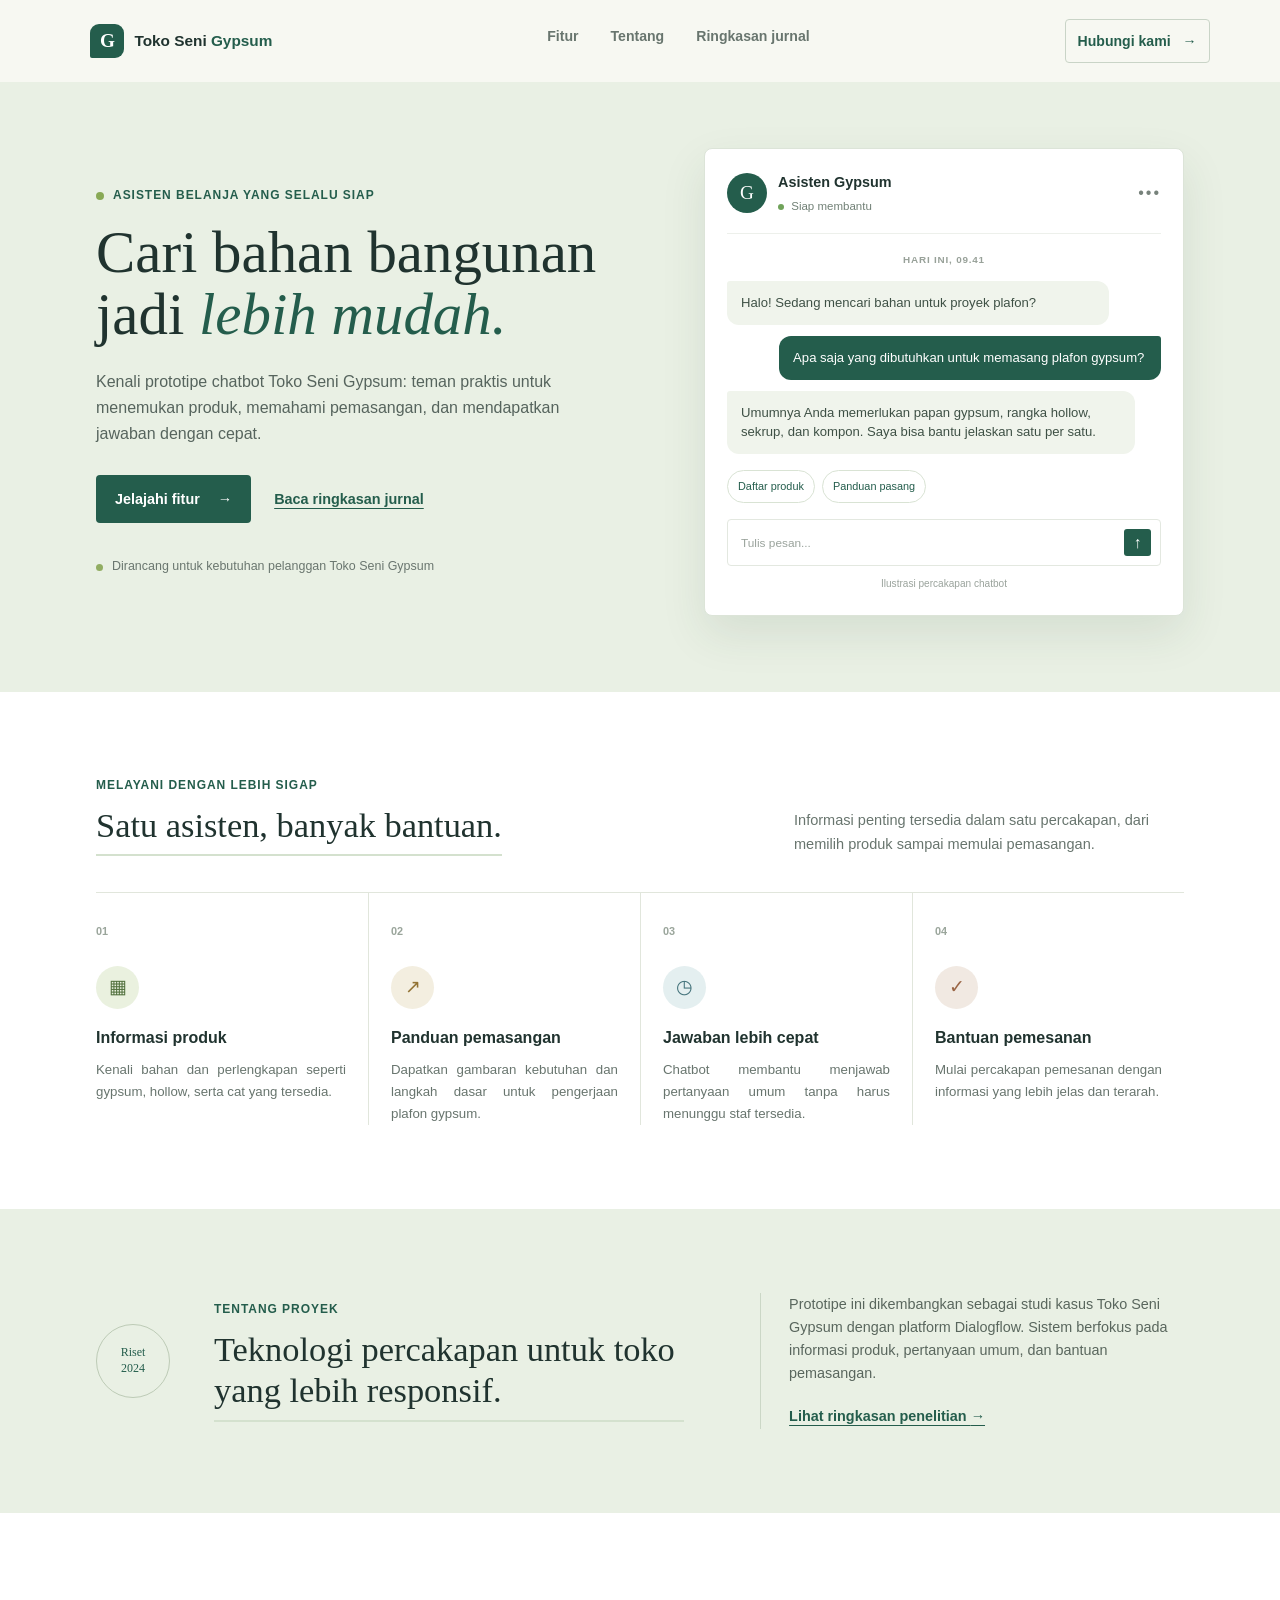
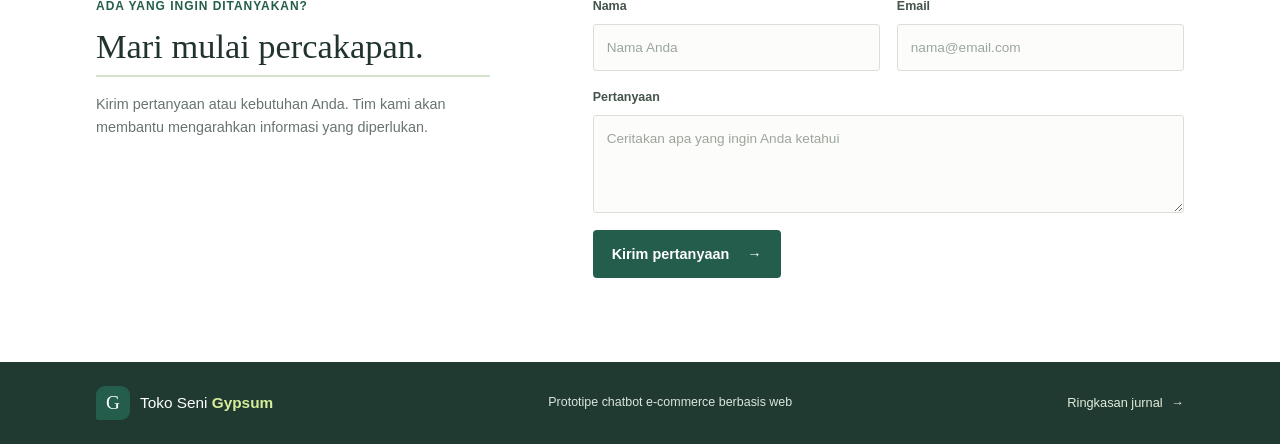
<file: 20240140117_RadivaSeptianaMarcelita_pertemuan3/index.html>
<!DOCTYPE html>
<html lang="id">
<head>
    <meta charset="UTF-8">
    <meta name="viewport" content="width=device-width, initial-scale=1.0">
    <meta name="description" content="Kenali prototipe chatbot untuk membantu pelanggan Toko Seni Gypsum menemukan produk dan informasi pemasangan.">
    <title>Beranda | Toko Seni Gypsum</title>
    <link rel="stylesheet" href="css/style.css">
</head>
<body class="home-page">
    <header class="site-header">
        <nav class="site-nav" aria-label="Navigasi utama">
            <a class="brand" href="index.html" aria-label="Toko Seni Gypsum, beranda">
                <span class="brand-mark" aria-hidden="true">G</span>
                <span>Toko Seni <strong>Gypsum</strong></span>
            </a>
            <ul class="nav-links">
                <li><a href="#fitur">Fitur</a></li>
                <li><a href="#tentang">Tentang</a></li>
                <li><a href="landing_page.html">Ringkasan jurnal</a></li>
            </ul>
            <a class="nav-cta" href="#hubungi">Hubungi kami <span aria-hidden="true">&rarr;</span></a>
        </nav>
    </header>

    <main class="home-main">
        <section class="hero" aria-labelledby="hero-title">
            <div class="hero-copy">
                <p class="eyebrow"><span></span> Asisten belanja yang selalu siap</p>
                <h1 id="hero-title">Cari bahan bangunan jadi <em>lebih mudah.</em></h1>
                <p class="hero-description">Kenali prototipe chatbot Toko Seni Gypsum: teman praktis untuk menemukan produk, memahami pemasangan, dan mendapatkan jawaban dengan cepat.</p>
                <div class="hero-actions">
                    <a class="button button-primary" href="#fitur">Jelajahi fitur <span aria-hidden="true">&rarr;</span></a>
                    <a class="text-link" href="landing_page.html">Baca ringkasan jurnal</a>
                </div>
                <div class="hero-proof"><span class="proof-dot" aria-hidden="true"></span><span>Dirancang untuk kebutuhan pelanggan Toko Seni Gypsum</span></div>
            </div>

            <div class="chat-panel" aria-label="Contoh percakapan dengan chatbot">
                <div class="chat-topline"><div class="chat-avatar" aria-hidden="true">G</div><div><strong>Asisten Gypsum</strong><span><i></i> Siap membantu</span></div><span class="chat-menu" aria-hidden="true">•••</span></div>
                <div class="chat-date">HARI INI, 09.41</div>
                <div class="chat-bubble bot-bubble">Halo! Sedang mencari bahan untuk proyek plafon?</div>
                <div class="chat-bubble user-bubble">Apa saja yang dibutuhkan untuk memasang plafon gypsum?</div>
                <div class="chat-bubble bot-bubble answer-bubble">Umumnya Anda memerlukan papan gypsum, rangka hollow, sekrup, dan kompon. Saya bisa bantu jelaskan satu per satu.</div>
                <div class="chat-suggestions"><span>Daftar produk</span><span>Panduan pasang</span></div>
                <div class="chat-input"><span>Tulis pesan...</span><span class="send-icon" aria-hidden="true">&uarr;</span></div>
                <div class="chat-note">Ilustrasi percakapan chatbot</div>
            </div>
        </section>

        <section class="features-section" id="fitur" aria-labelledby="features-title">
            <div class="section-heading">
                <div><p class="eyebrow">Melayani dengan lebih sigap</p><h2 id="features-title">Satu asisten, banyak bantuan.</h2></div>
                <p>Informasi penting tersedia dalam satu percakapan, dari memilih produk sampai memulai pemasangan.</p>
            </div>
            <div class="feature-grid">
                <article class="feature-item"><span class="feature-number">01</span><div class="feature-icon icon-product" aria-hidden="true">▦</div><h3>Informasi produk</h3><p>Kenali bahan dan perlengkapan seperti gypsum, hollow, serta cat yang tersedia.</p></article>
                <article class="feature-item"><span class="feature-number">02</span><div class="feature-icon icon-guide" aria-hidden="true">↗</div><h3>Panduan pemasangan</h3><p>Dapatkan gambaran kebutuhan dan langkah dasar untuk pengerjaan plafon gypsum.</p></article>
                <article class="feature-item"><span class="feature-number">03</span><div class="feature-icon icon-response" aria-hidden="true">◷</div><h3>Jawaban lebih cepat</h3><p>Chatbot membantu menjawab pertanyaan umum tanpa harus menunggu staf tersedia.</p></article>
                <article class="feature-item"><span class="feature-number">04</span><div class="feature-icon icon-order" aria-hidden="true">✓</div><h3>Bantuan pemesanan</h3><p>Mulai percakapan pemesanan dengan informasi yang lebih jelas dan terarah.</p></article>
            </div>
        </section>

        <section class="about-section" id="tentang" aria-labelledby="about-title">
            <div class="about-stamp" aria-hidden="true"><span>Riset<br>2024</span></div>
            <div><p class="eyebrow">Tentang proyek</p><h2 id="about-title">Teknologi percakapan untuk toko yang lebih responsif.</h2></div>
            <div class="about-copy"><p>Prototipe ini dikembangkan sebagai studi kasus Toko Seni Gypsum dengan platform Dialogflow. Sistem berfokus pada informasi produk, pertanyaan umum, dan bantuan pemasangan.</p><a class="text-link" href="landing_page.html">Lihat ringkasan penelitian <span aria-hidden="true">&rarr;</span></a></div>
        </section>

        <section class="contact-section" id="hubungi" aria-labelledby="contact-title">
            <div class="contact-intro"><p class="eyebrow">Ada yang ingin ditanyakan?</p><h2 id="contact-title">Mari mulai percakapan.</h2><p>Kirim pertanyaan atau kebutuhan Anda. Tim kami akan membantu mengarahkan informasi yang diperlukan.</p></div>
            <form class="contact-form" action="#hubungi" method="get">
                <div class="form-field"><label for="nama">Nama</label><input id="nama" name="nama" type="text" placeholder="Nama Anda" autocomplete="name" required></div>
                <div class="form-field"><label for="email">Email</label><input id="email" name="email" type="email" placeholder="nama@email.com" autocomplete="email" required></div>
                <div class="form-field form-message"><label for="pesan">Pertanyaan</label><textarea id="pesan" name="pesan" rows="3" placeholder="Ceritakan apa yang ingin Anda ketahui" required></textarea></div>
                <button class="button button-primary form-submit" type="submit">Kirim pertanyaan <span aria-hidden="true">&rarr;</span></button>
            </form>
        </section>
    </main>

    <footer class="site-footer"><a class="brand footer-brand" href="index.html"><span class="brand-mark" aria-hidden="true">G</span><span>Toko Seni <strong>Gypsum</strong></span></a><p>Prototipe chatbot e-commerce berbasis web</p><a href="landing_page.html">Ringkasan jurnal <span aria-hidden="true">&rarr;</span></a></footer>
</body>
</html>
</file>
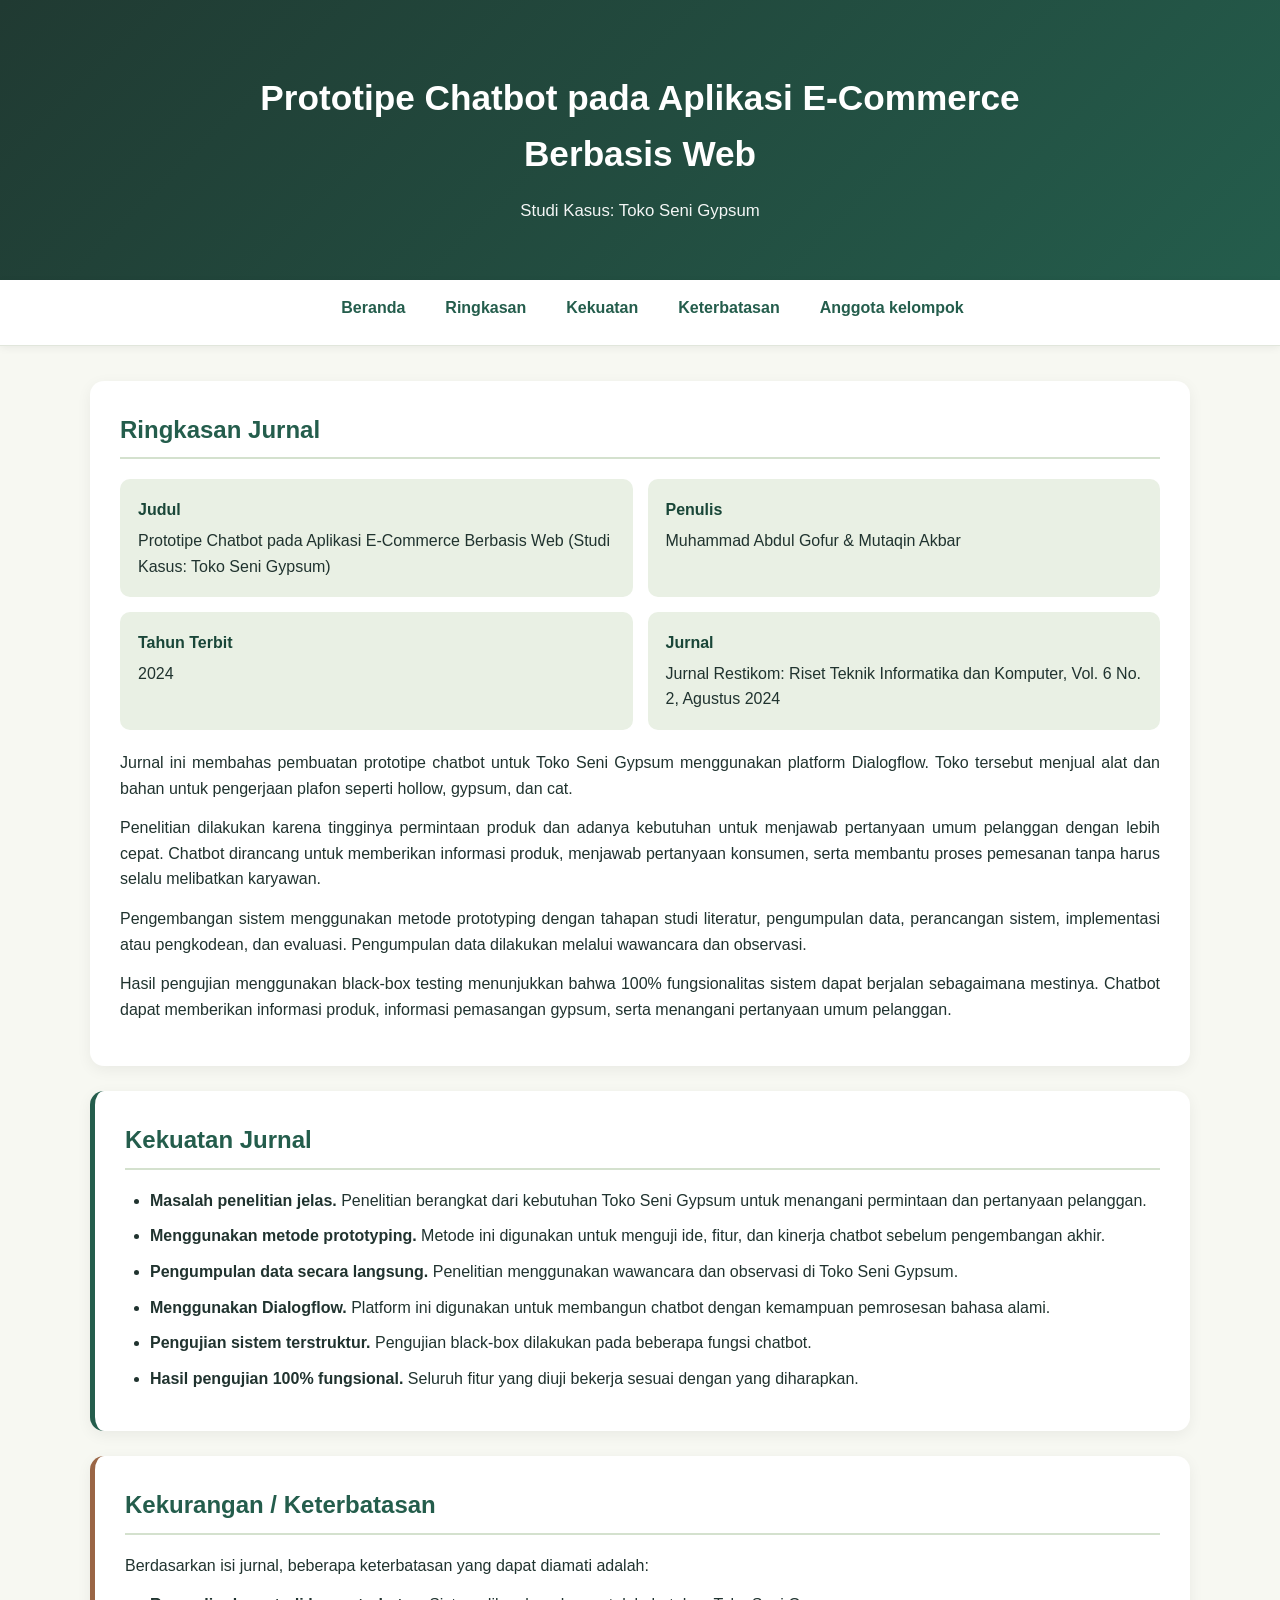
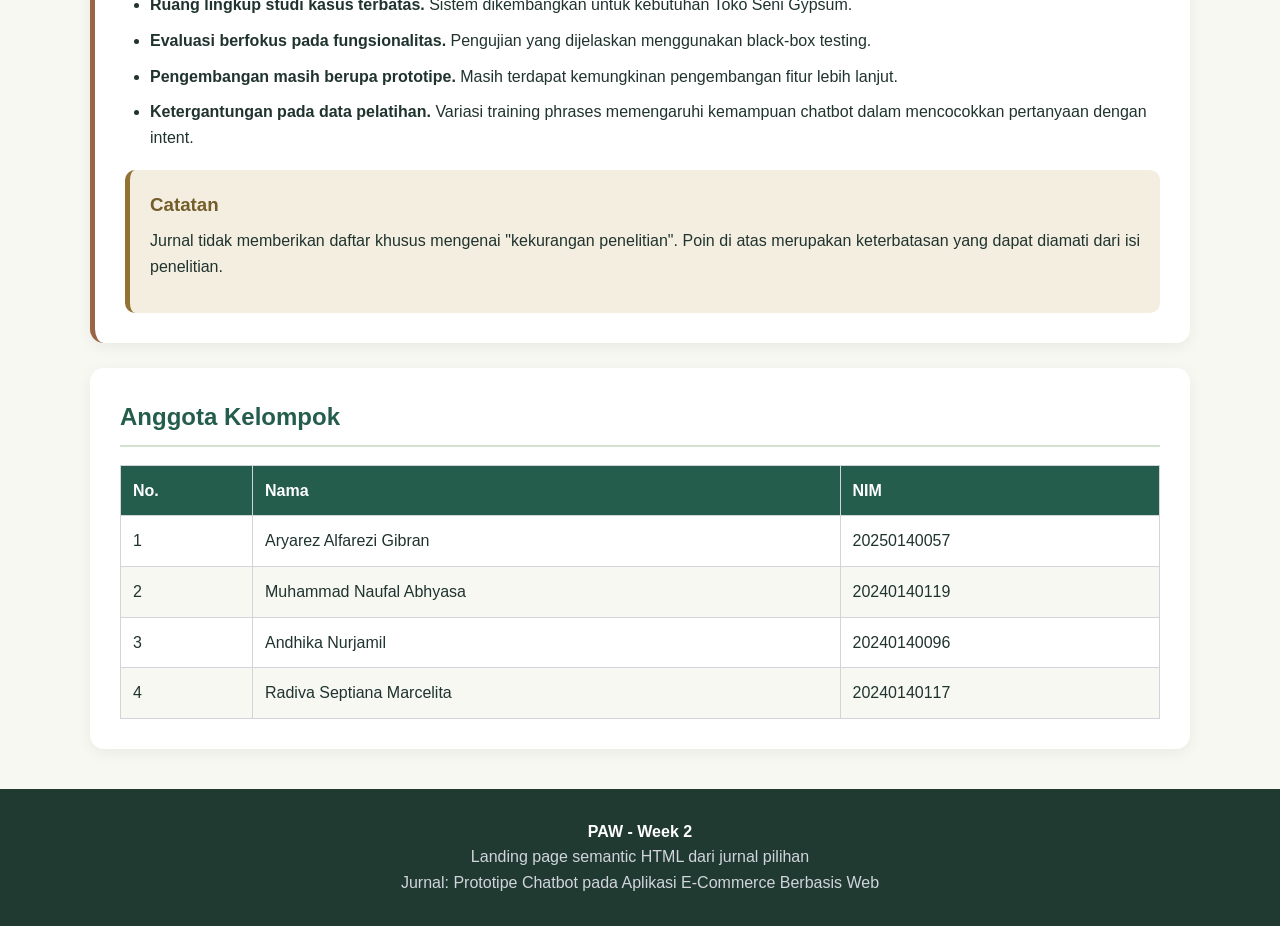
<file: 20240140117_RadivaSeptianaMarcelita_pertemuan3/landing_page.html>
<!DOCTYPE html>
<html lang="id">
<head>
	<meta charset="UTF-8">
	<meta name="viewport" content="width=device-width, initial-scale=1.0">
	<title>Ringkasan Jurnal | Toko Seni Gypsum</title>
	<link rel="stylesheet" href="css/style.css">
</head>
<body>
	<header>
		<h1>Prototipe Chatbot pada Aplikasi E-Commerce Berbasis Web</h1>
		<p>Studi Kasus: Toko Seni Gypsum</p>
	</header>

	<nav aria-label="Navigasi utama">
		<ul>
			<li><a href="index.html">Beranda</a></li>
			<li><a href="#about">Ringkasan</a></li>
			<li><a href="#kekuatan">Kekuatan</a></li>
			<li><a href="#kekurangan">Keterbatasan</a></li>
			<li><a href="#anggota">Anggota kelompok</a></li>
		</ul>
	</nav>

	<main>
		<section id="about">
			<h2>Ringkasan Jurnal</h2>
			<article>
				<div class="info">
					<div class="info-card"><strong>Judul</strong>Prototipe Chatbot pada Aplikasi E-Commerce Berbasis Web (Studi Kasus: Toko Seni Gypsum)</div>
					<div class="info-card"><strong>Penulis</strong>Muhammad Abdul Gofur &amp; Mutaqin Akbar</div>
					<div class="info-card"><strong>Tahun Terbit</strong>2024</div>
					<div class="info-card"><strong>Jurnal</strong>Jurnal Restikom: Riset Teknik Informatika dan Komputer, Vol. 6 No. 2, Agustus 2024</div>
				</div>
				<p>Jurnal ini membahas pembuatan prototipe chatbot untuk Toko Seni Gypsum menggunakan platform Dialogflow. Toko tersebut menjual alat dan bahan untuk pengerjaan plafon seperti hollow, gypsum, dan cat.</p>
				<p>Penelitian dilakukan karena tingginya permintaan produk dan adanya kebutuhan untuk menjawab pertanyaan umum pelanggan dengan lebih cepat. Chatbot dirancang untuk memberikan informasi produk, menjawab pertanyaan konsumen, serta membantu proses pemesanan tanpa harus selalu melibatkan karyawan.</p>
				<p>Pengembangan sistem menggunakan metode prototyping dengan tahapan studi literatur, pengumpulan data, perancangan sistem, implementasi atau pengkodean, dan evaluasi. Pengumpulan data dilakukan melalui wawancara dan observasi.</p>
				<p>Hasil pengujian menggunakan black-box testing menunjukkan bahwa 100% fungsionalitas sistem dapat berjalan sebagaimana mestinya. Chatbot dapat memberikan informasi produk, informasi pemasangan gypsum, serta menangani pertanyaan umum pelanggan.</p>
			</article>
		</section>

		<section id="kekuatan" class="strength">
			<h2>Kekuatan Jurnal</h2>
			<article>
				<ul>
					<li><strong>Masalah penelitian jelas.</strong> Penelitian berangkat dari kebutuhan Toko Seni Gypsum untuk menangani permintaan dan pertanyaan pelanggan.</li>
					<li><strong>Menggunakan metode prototyping.</strong> Metode ini digunakan untuk menguji ide, fitur, dan kinerja chatbot sebelum pengembangan akhir.</li>
					<li><strong>Pengumpulan data secara langsung.</strong> Penelitian menggunakan wawancara dan observasi di Toko Seni Gypsum.</li>
					<li><strong>Menggunakan Dialogflow.</strong> Platform ini digunakan untuk membangun chatbot dengan kemampuan pemrosesan bahasa alami.</li>
					<li><strong>Pengujian sistem terstruktur.</strong> Pengujian black-box dilakukan pada beberapa fungsi chatbot.</li>
					<li><strong>Hasil pengujian 100% fungsional.</strong> Seluruh fitur yang diuji bekerja sesuai dengan yang diharapkan.</li>
				</ul>
			</article>
		</section>

		<section id="kekurangan" class="weakness">
			<h2>Kekurangan / Keterbatasan</h2>
			<article>
				<p>Berdasarkan isi jurnal, beberapa keterbatasan yang dapat diamati adalah:</p>
				<ul>
					<li><strong>Ruang lingkup studi kasus terbatas.</strong> Sistem dikembangkan untuk kebutuhan Toko Seni Gypsum.</li>
					<li><strong>Evaluasi berfokus pada fungsionalitas.</strong> Pengujian yang dijelaskan menggunakan black-box testing.</li>
					<li><strong>Pengembangan masih berupa prototipe.</strong> Masih terdapat kemungkinan pengembangan fitur lebih lanjut.</li>
					<li><strong>Ketergantungan pada data pelatihan.</strong> Variasi training phrases memengaruhi kemampuan chatbot dalam mencocokkan pertanyaan dengan intent.</li>
				</ul>
				<aside><h3>Catatan</h3><p>Jurnal tidak memberikan daftar khusus mengenai "kekurangan penelitian". Poin di atas merupakan keterbatasan yang dapat diamati dari isi penelitian.</p></aside>
			</article>
		</section>

		<section id="anggota">
			<h2>Anggota Kelompok</h2>
			<table class="members">
				<thead><tr><th>No.</th><th>Nama</th><th>NIM</th></tr></thead>
				<tbody>
					<tr><td>1</td><td>Aryarez Alfarezi Gibran</td><td>20250140057</td></tr>
					<tr><td>2</td><td>Muhammad Naufal Abhyasa</td><td>20240140119</td></tr>
					<tr><td>3</td><td>Andhika Nurjamil</td><td>20240140096</td></tr>
					<tr><td>4</td><td>Radiva Septiana Marcelita</td><td>20240140117</td></tr>
				</tbody>
			</table>
		</section>
	</main>

	<footer>
		<p><strong>PAW - Week 2</strong></p>
		<p>Landing page semantic HTML dari jurnal pilihan</p>
		<p>Jurnal: Prototipe Chatbot pada Aplikasi E-Commerce Berbasis Web</p>
	</footer>
</body>
</html>
</file>
<file: 20240140117_RadivaSeptianaMarcelita_pertemuan3/css/style.css>
* {
    box-sizing: border-box;
    margin: 0;
    padding: 0;
}

html {
    scroll-behavior: smooth;
}

body {
    font-family: Arial, Helvetica, sans-serif;
    line-height: 1.6;
    color: #20332f;
    background: #f7f8f2;
}

header {
    background: linear-gradient(135deg, #203a32, #245d4c);
    color: white;
    text-align: center;
    padding: 70px 20px 55px;
}

header h1 {
    max-width: 900px;
    margin: 0 auto 15px;
    font-size: 2.2rem;
}

header p {
    font-size: 1.05rem;
    opacity: 0.95;
}

nav {
    position: sticky;
    top: 0;
    z-index: 10;
    background: white;
    border-bottom: 1px solid #e1e6dc;
    box-shadow: 0 2px 8px rgba(0, 0, 0, 0.06);
}

nav ul {
    list-style: none;
    display: flex;
    justify-content: center;
    flex-wrap: wrap;
}

nav a {
    display: block;
    padding: 15px 20px;
    color: #245d4c;
    text-decoration: none;
    font-weight: bold;
}

nav a:hover {
    background: #e9f0e4;
}

main {
    width: min(1100px, 92%);
    margin: 35px auto;
}

section {
    background: white;
    margin-bottom: 25px;
    padding: 30px;
    border-radius: 14px;
    box-shadow: 0 4px 15px rgba(0, 0, 0, 0.06);
    scroll-margin-top: 80px;
}

section h2 {
    color: #245d4c;
    margin-bottom: 18px;
    border-bottom: 2px solid #d4e1ce;
    padding-bottom: 8px;
}

article p {
    margin-bottom: 14px;
    text-align: justify;
}

.info {
    display: grid;
    grid-template-columns: repeat(2, 1fr);
    gap: 15px;
    margin: 20px 0;
}

.info-card {
    background: #e9f0e4;
    padding: 18px;
    border-radius: 10px;
}

.info-card strong {
    display: block;
    color: #194638;
    margin-bottom: 5px;
}

ul {
    padding-left: 25px;
}

li {
    margin-bottom: 10px;
}

.strength {
    border-left: 5px solid #245d4c;
}

.weakness {
    border-left: 5px solid #9a6545;
}

.members {
    width: 100%;
    border-collapse: collapse;
    margin-top: 15px;
}

.members th,
.members td {
    border: 1px solid #d1d5db;
    padding: 12px;
    text-align: left;
}

.members th {
    background: #245d4c;
    color: white;
}

.members tr:nth-child(even) {
    background: #f7f8f2;
}

aside {
    background: #f3eee0;
    border-left: 5px solid #927334;
    padding: 20px;
    border-radius: 10px;
    margin-top: 20px;
}

aside h3 {
    margin-bottom: 8px;
    color: #745d2a;
}

footer {
    background: #203a32;
    color: #d1d5db;
    text-align: center;
    padding: 30px 20px;
    margin-top: 40px;
}

footer strong {
    color: white;
}

@media (max-width: 700px) {
    header h1 {
        font-size: 1.7rem;
    }

    .info {
        grid-template-columns: 1fr;
    }

    section {
        padding: 22px;
    }

    nav a {
        padding: 12px 10px;
        font-size: 0.9rem;
    }
}

/* Homepage */
.home-page {
    --ink: #20332f;
    --muted: #68756e;
    --green: #245d4c;
    --green-dark: #194638;
    --lime: #d8ed9b;
    --paper: #f7f8f2;
    --line: #e1e6dc;
    background: var(--paper);
    color: var(--ink);
    font-family: "Trebuchet MS", "Segoe UI", sans-serif;
}

.home-page .site-header {
    padding: 0 5.5%;
    background: var(--paper);
    color: var(--ink);
    text-align: left;
}

.site-nav {
    position: static;
    display: flex;
    align-items: center;
    justify-content: space-between;
    gap: 28px;
    max-width: 1280px;
    min-height: 82px;
    margin: 0 auto;
    background: transparent;
    border: 0;
    box-shadow: none;
}

.brand {
    display: inline-flex;
    flex: 0 0 auto;
    align-items: center;
    gap: 10px;
    color: var(--ink);
    text-decoration: none;
    font-size: 0.96rem;
}

.brand strong { color: var(--green); }

.brand-mark {
    display: grid;
    width: 34px;
    aspect-ratio: 1;
    place-items: center;
    border-radius: 9px 9px 9px 2px;
    background: var(--green);
    color: white;
    font-family: Georgia, serif;
    font-size: 1.2rem;
}

.site-nav .nav-links {
    display: flex;
    flex-wrap: wrap;
    justify-content: center;
    gap: 8px;
    padding: 0;
    list-style: none;
}

.site-nav .nav-links a,
.site-nav .nav-cta {
    padding: 10px 12px;
    color: var(--muted);
    text-decoration: none;
    font-size: 0.88rem;
    font-weight: 600;
}

.site-nav .nav-links a:hover { color: var(--green); background: transparent; }

.site-nav .nav-cta {
    border: 1px solid #c9d4c7;
    border-radius: 4px;
    color: var(--green);
}

.nav-cta span { margin-left: 8px; }

.home-main {
    width: 100%;
    max-width: none;
    margin: 0;
}

.home-page .hero {
    display: grid;
    grid-template-columns: minmax(0, 1.02fr) minmax(380px, 0.98fr);
    align-items: center;
    gap: clamp(38px, 7vw, 110px);
    min-height: 570px;
    margin: 0;
    padding: 66px max(7.5%, calc((100% - 1180px) / 2)) 76px;
    border-radius: 0;
    background: #e9f0e4;
    box-shadow: none;
}

.hero-copy { max-width: 590px; }

.eyebrow {
    margin: 0 0 16px;
    color: var(--green);
    font-size: 0.75rem;
    font-weight: 700;
    letter-spacing: 0.08em;
    text-transform: uppercase;
}

.hero-copy .eyebrow { display: flex; align-items: center; gap: 9px; }
.hero-copy .eyebrow span { width: 8px; height: 8px; border-radius: 50%; background: #88a955; }

.home-page .hero h1 {
    max-width: 620px;
    margin: 0;
    color: var(--ink);
    font-family: Georgia, "Times New Roman", serif;
    font-size: clamp(2.8rem, 4.6vw, 4.35rem);
    font-weight: 500;
    line-height: 1.06;
}

.hero h1 em { color: var(--green); font-weight: 500; }
.hero-description { max-width: 520px; margin: 23px 0 0; color: #56645d; font-size: 1rem; }
.hero-actions { display: flex; flex-wrap: wrap; align-items: center; gap: 23px; margin-top: 29px; }

.button {
    display: inline-flex;
    align-items: center;
    justify-content: center;
    gap: 18px;
    min-height: 48px;
    padding: 0 19px;
    border: 0;
    border-radius: 4px;
    font: inherit;
    font-size: 0.9rem;
    font-weight: 700;
    text-decoration: none;
    cursor: pointer;
}

.button-primary { background: var(--green); color: white; }
.button-primary:hover { background: var(--green-dark); }
.text-link { color: var(--green); font-size: 0.9rem; font-weight: 700; text-decoration-thickness: 1px; text-underline-offset: 4px; }
.hero-proof { display: flex; align-items: center; gap: 9px; margin-top: 34px; color: #6a766f; font-size: 0.78rem; }
.proof-dot { width: 7px; height: 7px; border-radius: 50%; background: #91ad62; }

.chat-panel {
    width: 100%;
    max-width: 480px;
    justify-self: end;
    padding: 22px;
    border: 1px solid #dce4d8;
    border-radius: 8px;
    background: #fff;
    box-shadow: 0 18px 45px rgba(40, 66, 47, 0.1);
}

.chat-topline { display: flex; align-items: center; gap: 11px; padding-bottom: 18px; border-bottom: 1px solid #edf0eb; }
.chat-avatar { display: grid; width: 40px; aspect-ratio: 1; place-items: center; border-radius: 50%; background: var(--green); color: white; font: 1.2rem Georgia, serif; }
.chat-topline strong, .chat-topline div:nth-child(2) span { display: block; }
.chat-topline strong { font-size: 0.9rem; }
.chat-topline div:nth-child(2) span { margin-top: 3px; color: #718076; font-size: 0.72rem; }
.chat-topline i { display: inline-block; width: 6px; height: 6px; margin-right: 4px; border-radius: 50%; background: #70a35a; }
.chat-menu { margin-left: auto; color: #77827b; letter-spacing: 2px; }
.chat-date { margin: 18px 0 13px; color: #98a199; font-size: 0.62rem; font-weight: 700; letter-spacing: 0.08em; text-align: center; }
.chat-bubble { max-width: 88%; margin: 0 0 11px; padding: 12px 14px; border-radius: 3px 12px 12px 12px; font-size: 0.82rem; line-height: 1.5; }
.bot-bubble { background: #f0f4ec; color: #3e5045; }
.user-bubble { margin-left: auto; border-radius: 12px 3px 12px 12px; background: var(--green); color: white; }
.answer-bubble { max-width: 94%; }
.chat-suggestions { display: flex; flex-wrap: wrap; gap: 7px; margin: 16px 0; }
.chat-suggestions span { padding: 7px 10px; border: 1px solid #d9e3d4; border-radius: 20px; color: var(--green); font-size: 0.68rem; }
.chat-input { display: flex; align-items: center; justify-content: space-between; padding: 9px 9px 9px 13px; border: 1px solid #e3e8e0; border-radius: 4px; color: #9aa39c; font-size: 0.74rem; }
.send-icon { display: grid; width: 27px; aspect-ratio: 1; place-items: center; border-radius: 3px; background: var(--green); color: white; font-size: 1rem; }
.chat-note { margin-top: 10px; color: #9aa39c; font-size: 0.63rem; text-align: center; }

.home-page .features-section,
.home-page .about-section,
.home-page .contact-section {
    margin: 0;
    padding: 84px max(7.5%, calc((100% - 1180px) / 2));
    border-radius: 0;
    box-shadow: none;
}

.home-page .features-section { background: #fff; }
.section-heading { display: flex; align-items: end; justify-content: space-between; gap: 30px; margin-bottom: 36px; }
.section-heading h2, .about-section h2, .contact-section h2 { margin: 0; color: var(--ink); font: 500 2.15rem/1.2 Georgia, "Times New Roman", serif; }
.section-heading .eyebrow, .about-section .eyebrow, .contact-section .eyebrow { margin-bottom: 10px; }
.section-heading > p { max-width: 390px; margin: 0; color: var(--muted); font-size: 0.91rem; }
.feature-grid { display: grid; grid-template-columns: repeat(4, minmax(0, 1fr)); border-top: 1px solid var(--line); }
.feature-item { position: relative; min-width: 0; padding: 24px 22px 0 0; }
.feature-item + .feature-item { padding-left: 22px; border-left: 1px solid var(--line); }
.feature-number { color: #9aa59b; font-size: 0.68rem; font-weight: 700; }
.feature-icon { display: grid; width: 43px; aspect-ratio: 1; margin: 23px 0 16px; place-items: center; border-radius: 50%; font-size: 1.2rem; }
.icon-product { background: #eaf1df; color: #52713e; }
.icon-guide { background: #f3eee0; color: #927334; }
.icon-response { background: #e4eff0; color: #43727a; }
.icon-order { background: #f1e9e2; color: #9a6545; }
.feature-item h3 { margin: 0 0 9px; color: var(--ink); font-size: 1rem; }
.feature-item p { margin: 0; color: var(--muted); font-size: 0.83rem; line-height: 1.65; }

.home-page .about-section { display: grid; grid-template-columns: 90px 1.1fr 0.9fr; align-items: center; gap: 28px; background: #e9f0e4; }
.about-stamp { display: grid; width: 74px; aspect-ratio: 1; place-items: center; border: 1px solid #bdcbb6; border-radius: 50%; color: var(--green); text-align: center; }
.about-stamp span { font: 0.75rem/1.3 Georgia, serif; }
.about-section h2 { max-width: 470px; }
.about-copy { padding-left: 28px; border-left: 1px solid #cbd7c6; }
.about-copy p { margin: 0 0 18px; color: #59665d; font-size: 0.9rem; }

.home-page .contact-section { display: grid; grid-template-columns: 0.8fr 1.2fr; gap: clamp(35px, 8vw, 120px); background: #fff; }
.contact-intro > p:last-child { max-width: 370px; margin: 16px 0 0; color: var(--muted); font-size: 0.9rem; }
.contact-form { display: grid; grid-template-columns: 1fr 1fr; gap: 17px; }
.form-field { display: flex; min-width: 0; flex-direction: column; gap: 7px; }
.form-field label { color: #44544a; font-size: 0.78rem; font-weight: 700; }
.form-field input, .form-field textarea { width: 100%; padding: 12px 13px; border: 1px solid #d9e0d7; border-radius: 3px; outline: none; background: #fcfdfa; color: var(--ink); font: inherit; font-size: 0.85rem; }
.form-field textarea { min-height: 98px; resize: vertical; }
.form-field input::placeholder, .form-field textarea::placeholder { color: #9ba59c; }
.form-field input:focus, .form-field textarea:focus { border-color: var(--green); box-shadow: 0 0 0 3px rgba(36, 93, 76, 0.14); }
.form-message { grid-column: 1 / -1; }
.form-submit { justify-self: start; }

.home-page .site-footer { display: flex; align-items: center; justify-content: space-between; gap: 20px; margin: 0; padding: 24px 7.5%; background: #203a32; color: #dbe5dc; text-align: left; }
.footer-brand { color: white; }
.footer-brand strong { color: var(--lime); }
.site-footer p { margin: 0; font-size: 0.78rem; }
.site-footer > a:last-child { color: #e2edda; font-size: 0.8rem; text-decoration: none; }
.site-footer > a:last-child span { margin-left: 5px; }

@media (max-width: 900px) {
    .home-page .site-header { padding: 0 5%; }
    .site-nav { gap: 12px; }
    .site-nav .nav-links { gap: 0; }
    .site-nav .nav-links a { padding: 10px 8px; }
    .home-page .hero { grid-template-columns: minmax(0, 1fr) minmax(300px, 0.9fr); gap: 35px; padding-right: 5%; padding-left: 5%; }
    .home-page .features-section, .home-page .about-section, .home-page .contact-section { padding-right: 5%; padding-left: 5%; }
    .feature-grid { grid-template-columns: repeat(2, minmax(0, 1fr)); row-gap: 25px; }
    .feature-item:nth-child(3) { padding-left: 0; border-left: 0; }
    .home-page .about-section { grid-template-columns: 70px 1fr; }
    .about-copy { grid-column: 2; padding-left: 0; border: 0; }
}

@media (max-width: 640px) {
    .home-page .site-header { padding: 0 20px; }
    .site-nav { min-height: auto; flex-wrap: wrap; justify-content: space-between; gap: 8px 14px; padding: 16px 0; }
    .site-nav .brand { order: 1; }
    .site-nav .nav-cta { order: 2; padding: 8px 9px; font-size: 0.78rem; }
    .site-nav .nav-links { order: 3; width: 100%; justify-content: flex-start; margin: 2px -8px -5px; }
    .site-nav .nav-links a { padding: 8px; font-size: 0.78rem; }
    .home-page .hero { grid-template-columns: 1fr; gap: 35px; min-height: auto; padding: 52px 22px 48px; }
    .home-page .hero h1 { font-size: 2.8rem; }
    .hero-description { font-size: 0.93rem; }
    .hero-actions { align-items: flex-start; gap: 17px; }
    .text-link { font-size: 0.82rem; }
    .hero-proof { align-items: flex-start; font-size: 0.72rem; }
    .chat-panel { justify-self: stretch; padding: 17px; }
    .home-page .features-section, .home-page .about-section, .home-page .contact-section { padding: 54px 22px; }
    .section-heading { align-items: flex-start; flex-direction: column; gap: 12px; margin-bottom: 27px; }
    .section-heading h2, .about-section h2, .contact-section h2 { font-size: 1.8rem; }
    .feature-grid { grid-template-columns: 1fr; row-gap: 0; }
    .feature-item, .feature-item + .feature-item { padding: 20px 0; border: 0; border-bottom: 1px solid var(--line); }
    .feature-icon { margin: 14px 0 11px; }
    .home-page .about-section { grid-template-columns: 1fr; gap: 17px; }
    .about-stamp { width: 60px; }
    .about-copy { grid-column: auto; }
    .home-page .contact-section { grid-template-columns: 1fr; gap: 27px; }
    .contact-form { grid-template-columns: 1fr; }
    .form-message { grid-column: auto; }
    .home-page .site-footer { align-items: flex-start; flex-direction: column; gap: 12px; padding: 22px; }
}
</file>
